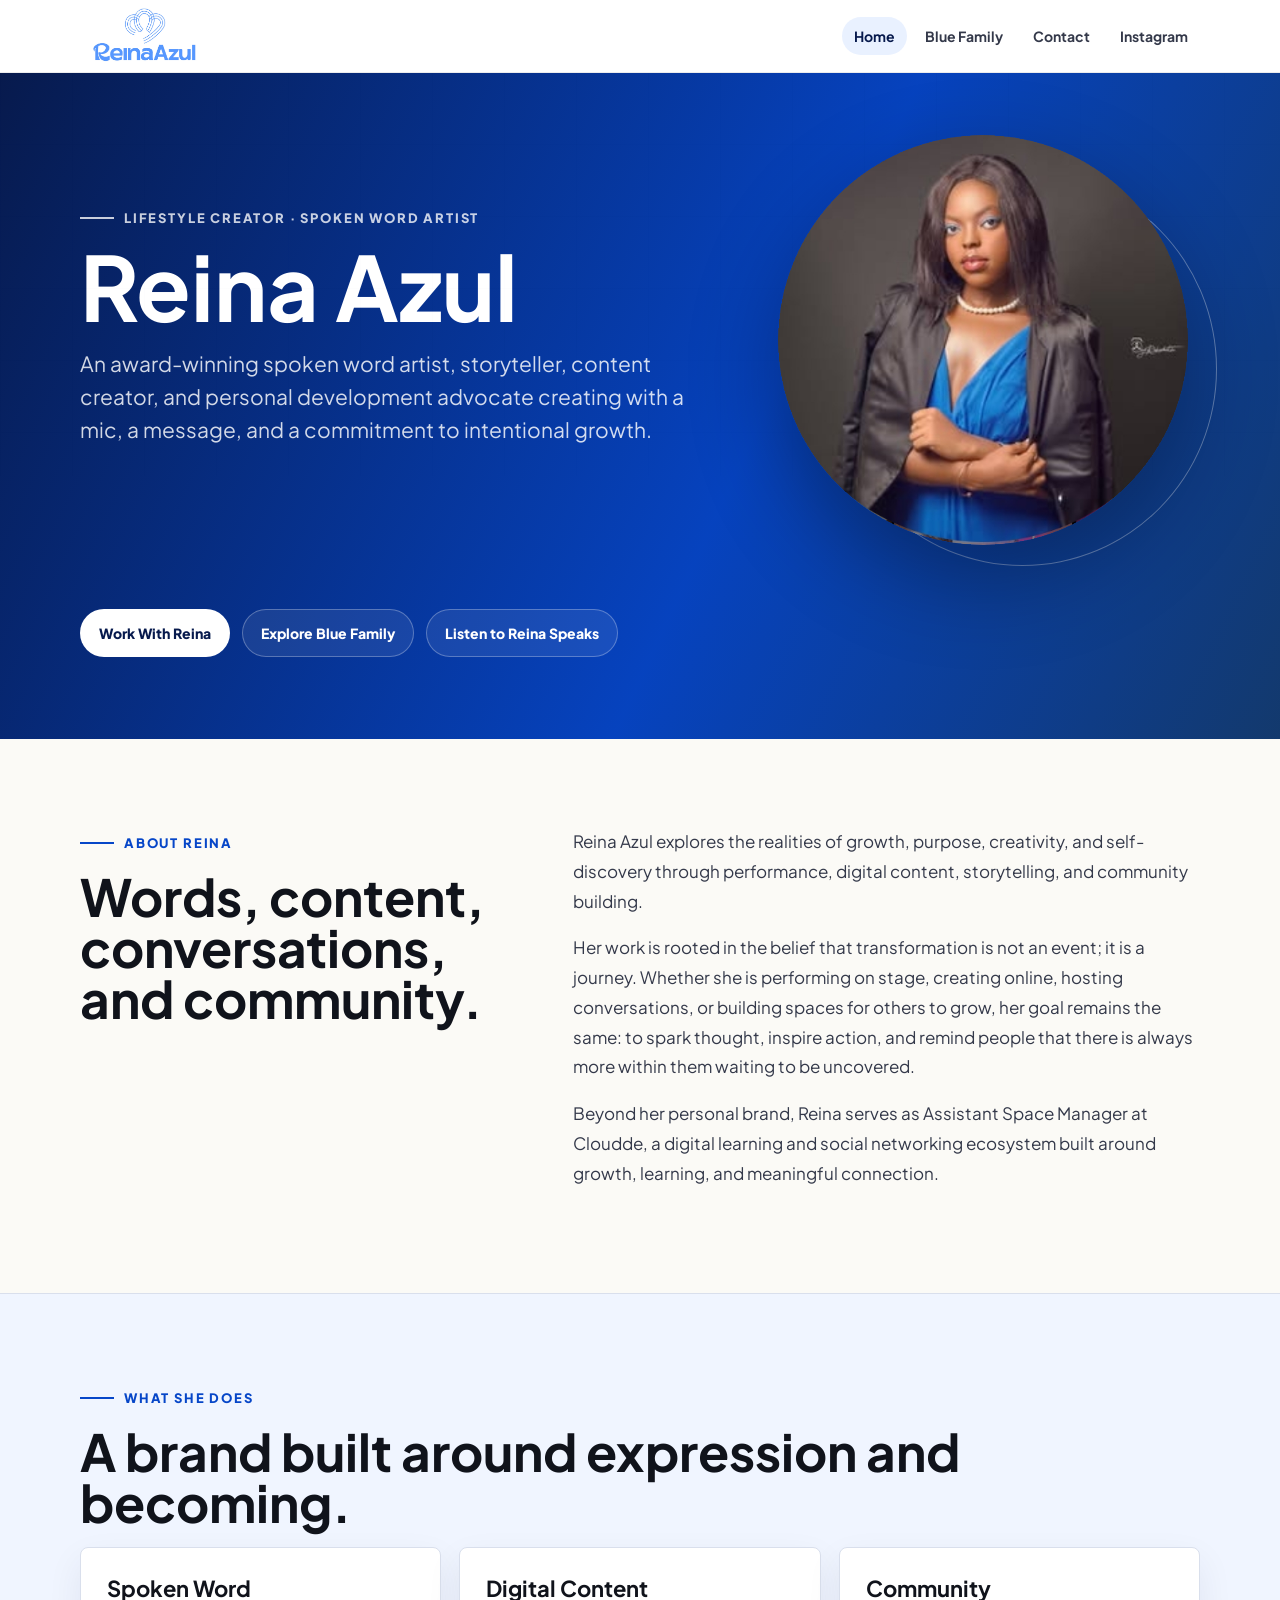
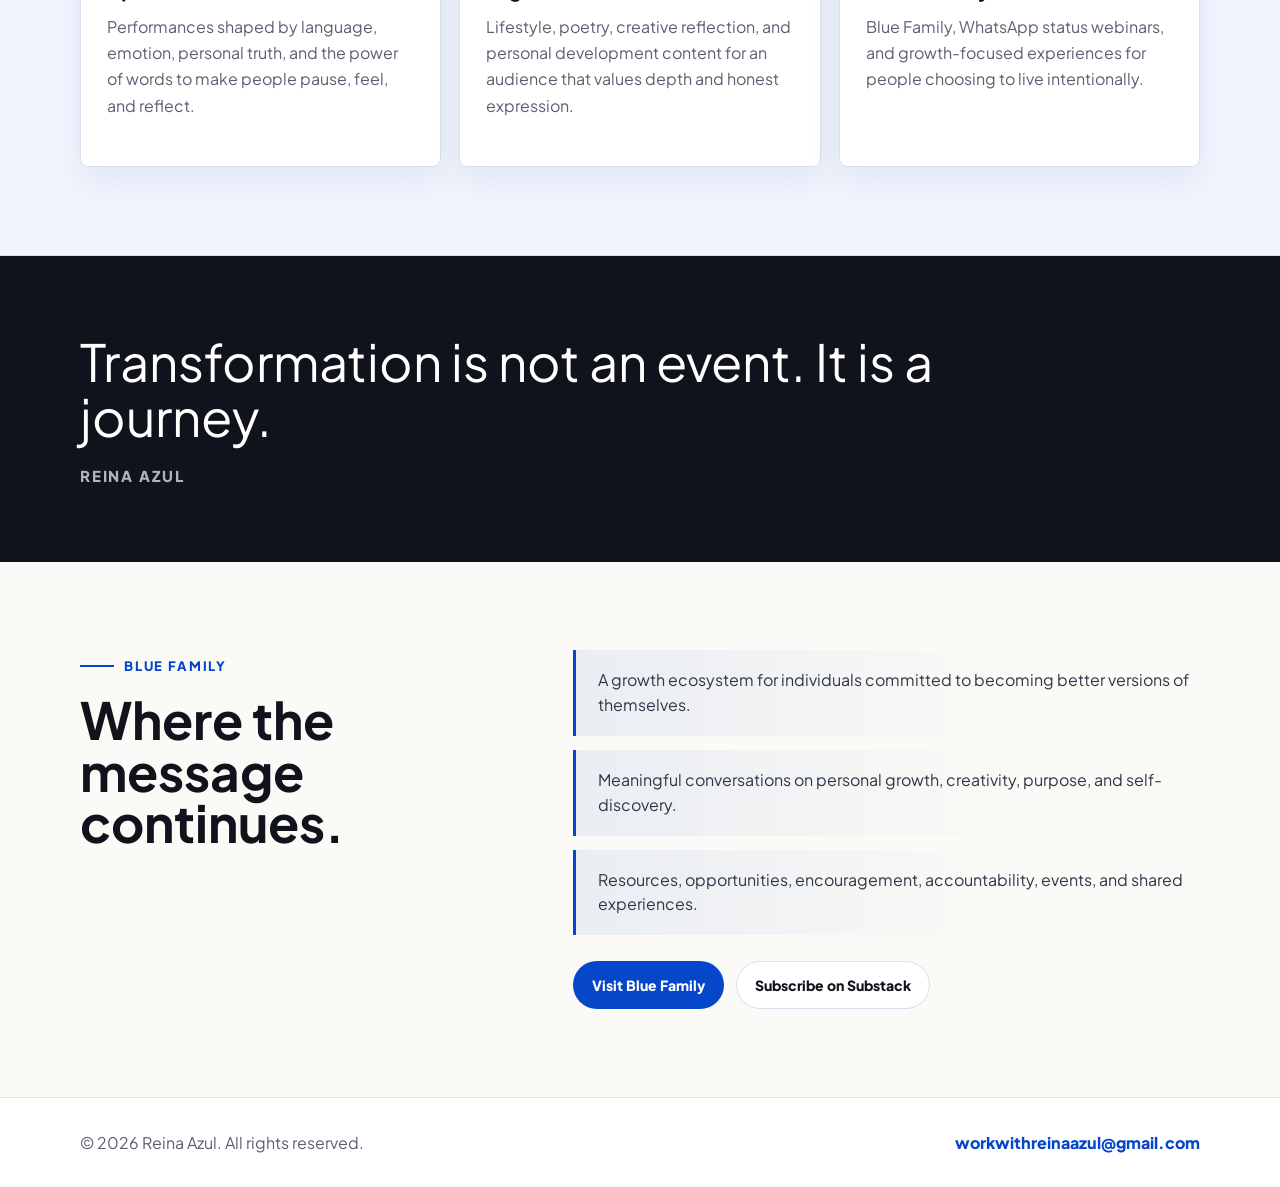
<file: index.html>
<!doctype html>
<html lang="en">
  <head>
    <meta charset="utf-8">
    <meta name="viewport" content="width=device-width, initial-scale=1">
    <meta name="description" content="Reina Azul is an award-winning spoken word artist, storyteller, content creator, and founder of Blue Family.">
    <title>Reina Azul | Spoken Word Artist & Creator</title>
    <link rel="stylesheet" href="styles.css">
    <link href="https://fonts.googleapis.com/css2?family=Plus+Jakarta+Sans:wght@400;600;700;800&display=swap" rel="stylesheet">
    <link rel="icon" type="image/x-icon" href="assets/Favicon.jpg">
  <link rel="apple-touch-icon" href="assets/Favicon.jpg">
  </head>
  <body>
<header class="site-header">
  <nav class="nav" aria-label="Main navigation">
        <a class="brand" href="index.html" aria-label="Reina Azul home">
          <img src="assets/Reina Logo.PNG" alt="Reina Azul Logo" class="brand-mark">
        </a>
    
    <button class="hamburger-menu" aria-label="Toggle navigation" aria-expanded="false">
      <span class="bar"></span>
      <span class="bar"></span>
      <span class="bar"></span>
    </button>

    <div class="nav-links">
      <a class="active" href="./">Home</a>
      <a href="/community">Blue Family</a>
      <a href="/contact">Contact</a>
      <a href="https://www.instagram.com/_reinaazul/" target="_blank" rel="noreferrer">Instagram</a>
    </div>
  </nav>
</header>

    <main>
<section class="hero">
  <div class="wrap hero-grid">
    
    <div class="hero-text-block">
      <p class="eyebrow">Lifestyle Creator · Spoken Word Artist</p>
      <h1>Reina Azul</h1>
      <p class="lead">An award-winning spoken word artist, storyteller, content creator, and personal development advocate creating with a mic, a message, and a commitment to intentional growth.</p>
    </div>

    <div class="portrait-shell">
      <div class="portrait-container">
        <img class="portrait" src="assets/reina-azul-profile.png" alt="Reina Azul">
      </div>
    </div>

    <div class="hero-actions">
      <a class="button primary" href="contact.html">Work With Reina</a>
      <a class="button secondary" href="community.html">Explore Blue Family</a>
      <a class="button secondary" href="https://open.spotify.com/show/22lv5XPXW0oE5tBdYrOItC" target="_blank" rel="noreferrer">Listen to Reina Speaks</a>
    </div>

  </div>
</section>

      <section class="section">
        <div class="wrap split">
          <div>
            <p class="eyebrow dark">About Reina</p>
            <h2>Words, content, conversations, and community.</h2>
          </div>
          <div class="body-copy">
            <p>Reina Azul explores the realities of growth, purpose, creativity, and self-discovery through performance, digital content, storytelling, and community building.</p>
            <p>Her work is rooted in the belief that transformation is not an event; it is a journey. Whether she is performing on stage, creating online, hosting conversations, or building spaces for others to grow, her goal remains the same: to spark thought, inspire action, and remind people that there is always more within them waiting to be uncovered.</p>
            <p>Beyond her personal brand, Reina serves as Assistant Space Manager at Cloudde, a digital learning and social networking ecosystem built around growth, learning, and meaningful connection.</p>
          </div>
        </div>
      </section>

      <section class="section band">
        <div class="wrap">
          <p class="eyebrow dark">What She Does</p>
          <h2>A brand built around expression and becoming.</h2>
          <div class="cards">
            <article class="card">
              <h3>Spoken Word</h3>
              <p>Performances shaped by language, emotion, personal truth, and the power of words to make people pause, feel, and reflect.</p>
            </article>
            <article class="card">
              <h3>Digital Content</h3>
              <p>Lifestyle, poetry, creative reflection, and personal development content for an audience that values depth and honest expression.</p>
            </article>
            <article class="card">
              <h3>Community</h3>
              <p>Blue Family, WhatsApp status webinars, and growth-focused experiences for people choosing to live intentionally.</p>
            </article>
          </div>
        </div>
      </section>

      <section class="quote-band">
        <div class="wrap">
          <blockquote class="quote">Transformation is not an event. It is a journey.
            <cite>Reina Azul</cite>
          </blockquote>
        </div>
      </section>

      <section class="section">
        <div class="wrap split">
          <div>
            <p class="eyebrow dark">Blue Family</p>
            <h2>Where the message continues.</h2>
          </div>
          <div>
            <ul class="feature-list">
              <li>A growth ecosystem for individuals committed to becoming better versions of themselves.</li>
              <li>Meaningful conversations on personal growth, creativity, purpose, and self-discovery.</li>
              <li>Resources, opportunities, encouragement, accountability, events, and shared experiences.</li>
            </ul>
            <div class="actions" style="margin-top: 26px;">
              <a class="button blue" href="community.html">Visit Blue Family</a>
              <a class="button outline" href="https://oyedokunm.substack.com/subscribe" target="_blank" rel="noreferrer">Subscribe on Substack</a>
            </div>
          </div>
        </div>
      </section>
    </main>

    <footer class="footer">
      <div class="wrap footer-inner">
        <span>© 2026 Reina Azul. All rights reserved.</span>
        <a href="mailto:workwithreinaazul@gmail.com?subject=Inquiry%20from%20Website">workwithreinaazul@gmail.com</a>
      </div>
    </footer>
    <script>
const mobileBtn = document.querySelector('.hamburger-menu');
const navigationPanel = document.querySelector('.nav-links');

mobileBtn.addEventListener('click', () => {
  navigationPanel.classList.toggle('open');
  mobileBtn.classList.toggle('active');
});
    </script>
  </body>
</html>
</file>
<file: styles.css>
:root {
  --ink: #10131b;
  --muted: #5a6072;
  --blue: #0646c8;
  --blue-deep: #071a4d;
  --blue-soft: #e9f1ff;
  --cyan: #48c7ff;
  --ivory: #fbfaf6;
  --line: #d9dfec;
  --green: #0f7b55;
  --shadow: 0 24px 70px rgba(7, 26, 77, .16);
  color-scheme: light;
}

* {
  box-sizing: border-box;
}

html {
  scroll-behavior: smooth;
}

body {
  margin: 0;
  font-family: 'Plus Jakarta Sans', ui-sans-serif, system-ui, sans-serif;
  color: var(--ink);
  background: var(--ivory);
}

body::before {
  content: "";
  position: fixed;
  inset: 0;
  pointer-events: none;
  background:
    linear-gradient(90deg, rgba(7, 26, 77, .045) 1px, transparent 1px),
    linear-gradient(180deg, rgba(7, 26, 77, .035) 1px, transparent 1px);
  background-size: 72px 72px;
  mask-image: linear-gradient(to bottom, rgba(0,0,0,.38), transparent 60%);
}

a {
  color: inherit;
  text-decoration: none;
}

img {
  display: block;
  max-width: 100%;
}

.site-header {
  position: sticky;
  top: 0;
  z-index: 20;
  border-bottom: 1px solid rgba(16, 19, 27, .08);
  background: #FFFFFF;
  backdrop-filter: blur(18px);
}

.nav {
  width: min(1120px, calc(100% - 40px));
  margin: 0 auto;
  min-height: 72px;
  display: flex;
  align-items: center;
  justify-content: space-between;
  gap: 22px;
}

.brand {
  display: flex;
  align-items: center;
  gap: 16px;     
  text-decoration: none;

}

.brand-mark {
  height: 60px; 
  width: auto;
  object-fit: contain;
  display: block;
}
.brand-marks{
  height: 40px; 
  width: auto;
  object-fit: contain;
  display: block;
  border-radius: 10px;
}
.logo-text {
  font-size: 1.4rem;
  margin-left: -16px;
  font-weight: 700;
  color: #1a1a1a;
}
.logo-texts{
  font-size: 1.1rem;
  font-weight: 700;
  color: #1a1a1a;
}

.nav-links {
  display: flex;
  align-items: center;
  gap: 6px;
}

.nav-links a {
  padding: 10px 12px;
  border-radius: 999px;
  color: #34394a;
  font-size: 14px;
  font-weight: 700;
}

.nav-links a:hover,
.nav-links a.active {
  background: var(--blue-soft);
  color: var(--blue-deep);
}

.section {
  padding: 88px 0;
}

.section.tight {
  padding: 58px 0;
}

.wrap {
  width: min(1120px, calc(100% - 40px));
  margin: 0 auto;
}

.hero {
  min-height: calc(82vh - 72px);
  display: grid;
  align-items: center;
  padding: 52px 0 72px;
  background:
    linear-gradient(115deg, rgba(7, 26, 77, .96) 0%, rgba(6, 70, 200, .92) 58%, rgba(72, 199, 255, .18) 100%),
    #071a4d;
  color: white;
}

.hero-grid {
  display: grid;
  grid-template-columns: minmax(0, 1.08fr) minmax(280px, .72fr);
  align-items: center;
  gap: 64px;
}

.eyebrow {
  display: inline-flex;
  align-items: center;
  gap: 10px;
  margin: 0 0 20px;
  color: rgba(255,255,255,.78);
  font-size: 13px;
  font-weight: 800;
  text-transform: uppercase;
  letter-spacing: .14em;
}

.eyebrow.dark {
  color: var(--blue);
}

.eyebrow::before {
  content: "";
  width: 34px;
  height: 2px;
  background: currentColor;
}

h1,
h2,
h3,
p {
  margin-top: 0;
}

h1 {
  max-width: 780px;
  margin-bottom: 22px;
  font-size: clamp(56px, 7vw, 104px);
  line-height: .9;
  letter-spacing: 0;
}

.lead {
  max-width: 650px;
  margin-bottom: 32px;
  color: rgba(255,255,255,.82);
  font-size: 21px;
  line-height: 1.55;
}

.lead.dark {
  color: #3e4557;
}

.hero-actions,
.actions {
  display: flex;
  flex-wrap: wrap;
  gap: 12px;
}

.button {
  display: inline-flex;
  min-height: 48px;
  align-items: center;
  justify-content: center;
  gap: 10px;
  padding: 0 18px;
  border: 1px solid transparent;
  border-radius: 999px;
  font-weight: 800;
  font-size: 14px;
  transition: transform .18s ease, background .18s ease, border-color .18s ease;
}

.button:hover {
  transform: translateY(-2px);
}

.button.primary {
  background: white;
  color: var(--blue-deep);
}

.button.secondary {
  border-color: rgba(255,255,255,.28);
  color: white;
  background: rgba(255,255,255,.08);
}

.button.blue {
  background: var(--blue);
  color: white;
}

.button.outline {
  border-color: var(--line);
  background: white;
  color: var(--ink);
}

.portrait-shell {
  position: relative;
  isolation: isolate;
}

.portrait-shell::before {
  content: "";
  position: absolute;
  inset: 9% -4% -5% 12%;
  border: 1px solid rgba(255,255,255,.34);
  border-radius: 50%;
  z-index: -1;
}

.portrait {
  width: min(410px, 100%);
  aspect-ratio: 1;
  object-fit: cover;
  object-position: center;
  border-radius: 50%;
  box-shadow: 0 34px 90px rgba(0, 0, 0, .32);
  background: transparent;
}

.stat-row {
  display: grid;
  grid-template-columns: repeat(3, 1fr);
  gap: 1px;
  margin-top: 22px;
  overflow: hidden;
  border-radius: 8px;
  background: rgba(255,255,255,.22);
}

.stat {
  padding: 18px;
  background: rgba(255,255,255,.11);
}

.stat strong {
  display: block;
  font-size: 24px;
}

.stat span {
  display: block;
  color: rgba(255,255,255,.72);
  font-size: 13px;
}

.split {
  display: grid;
  grid-template-columns: minmax(0, .82fr) minmax(0, 1.18fr);
  gap: 58px;
  align-items: start;
}

.section h2 {
  margin-bottom: 18px;
  font-size: clamp(32px, 4vw, 56px);
  line-height: 1;
  letter-spacing: 0;
}

.body-copy {
  color: #34394a;
  font-size: 17px;
  line-height: 1.75;
}

.feature-list {
  display: grid;
  gap: 14px;
  margin: 0;
  padding: 0;
  list-style: none;
}

.feature-list li {
  padding: 18px 0 18px 22px;
  border-left: 3px solid var(--blue);
  background: linear-gradient(90deg, rgba(6,70,200,.07), transparent 72%);
  color: #303648;
  font-size: 16px;
  line-height: 1.55;
}

.band {
  background: #f0f5ff;
  border-top: 1px solid var(--line);
  border-bottom: 1px solid var(--line);
}

.cards {
  display: grid;
  grid-template-columns: repeat(3, 1fr);
  gap: 18px;
}

.card {
  min-height: 220px;
  padding: 26px;
  border: 1px solid var(--line);
  border-radius: 8px;
  background: white;
  box-shadow: 0 14px 36px rgba(7, 26, 77, .07);
}

.card h3 {
  margin-bottom: 12px;
  font-size: 22px;
}

.card p {
  margin-bottom: 0;
  color: var(--muted);
  line-height: 1.65;
}

.quote-band {
  padding: 78px 0;
  background: var(--ink);
  color: white;
}

.quote {
  max-width: 930px;
  margin: 0;
  font-size: clamp(30px, 4vw, 58px);
  line-height: 1.08;
  letter-spacing: 0;
}

.quote cite {
  display: block;
  margin-top: 24px;
  color: rgba(255,255,255,.68);
  font-size: 15px;
  font-style: normal;
  font-weight: 800;
  text-transform: uppercase;
  letter-spacing: .12em;
}

.page-hero {
background-image: 
  linear-gradient(rgba(11, 19, 43, 0.85), rgba(11, 19, 43, 0.85)), 
  url('assets/Blue\ Family.jpg'); 
  background-position: center center;
  background-size: cover;
  background-repeat: no-repeat;
  padding: 120px 0; 
  color: #ffffff;}

.page-hero h1 {
  color: #ffffff;
  margin-top: 10px;
}

.page-hero .lead {
color: rgba(255, 255, 255, 0.9);
max-width: 650px;
}

.podcast-panel {
  display: grid;
  grid-template-columns: 320px minmax(0, 1fr);
  gap: 48px;
  align-items: center;
  padding: 42px;
  border-radius: 8px;
  background: #121827;
  color: white;
}

.podcast-cover {
  aspect-ratio: 1;
  display: grid;
  align-content: end;
  padding: 24px;
  border-radius: 8px;
  background:
    linear-gradient(180deg, rgba(4, 14, 38, .08), rgba(4, 14, 38, .72)),
    linear-gradient(135deg, #0646c8, #0c2466), cover;
  overflow: hidden;
  width:100%;
}

.podcast-cover span {
  display: block;
  max-width: 210px;
  font-size: 40px;
  line-height: .95;
  font-weight: 800;
}

.podcast-links,
.social-grid {
  display: flex;
  flex-wrap: wrap;
  gap: 10px;
  margin-top: 24px;
}

.pill {
  display: inline-flex;
  min-height: 44px;
  align-items: center;
  justify-content: center;
  padding: 0 15px;
  border-radius: 999px;
  background: rgba(255,255,255,.1);
  color: white;
  font-weight: 800;
  font-size: 14px;
}

.pill.light {
  background: white;
  color: var(--ink);
  border: 1px solid var(--line);
}

.rss-note {
  margin-top: 14px;
  color: rgba(255,255,255,.65);
  font-size: 14px;
  line-height: 1.5;
}

.contact-grid {
  display: grid;
  grid-template-columns: minmax(0, 1fr) minmax(300px, .74fr);
  gap: 34px;
  align-items: start;
}

.contact-panel {
  padding: 34px;
  border-radius: 8px;
  background: white;
  border: 1px solid var(--line);
  box-shadow: var(--shadow);
}

.contact-panel h2 {
  font-size: 34px;
}

.contact-list {
  display: grid;
  gap: 12px;
  margin: 24px 0 0;
  padding: 0;
  list-style: none;
}

.contact-list li {
  padding-bottom: 12px;
  border-bottom: 1px solid var(--line);
  color: #34394a;
}

.footer {
  padding: 34px 0;
  border-top: 1px solid var(--line);
  color: var(--muted);
  background: white;
}

.footer-inner {
  display: flex;
  justify-content: space-between;
  gap: 20px;
  align-items: center;
  flex-wrap: wrap;
}

.footer a {
  font-weight: 800;
  color: var(--blue);
}

@media (max-width: 860px) {
  .nav {
    min-height: auto;
    padding: 14px 0;
    align-items: flex-start;
    flex-direction: column;
  }

  .nav-links {
    width: 100%;
    overflow-x: auto;
    padding-bottom: 2px;
  }

  .hero {
    min-height: auto;
  }

  .hero-grid,
  .split,
  .podcast-panel,
  .contact-grid {
    grid-template-columns: 1fr;
  }

  .hero-grid {
    gap: 42px;
  }

  .portrait {
    width: min(360px, 100%);
  }

  .cards {
    grid-template-columns: 1fr;
  }

  .podcast-panel {
    padding: 24px;
  }

  .podcast-cover {
    max-width: 320px;
  }
}

@media (max-width: 560px) {
  .wrap,
  .nav {
    width: min(100% - 28px, 1120px);
  }

  .section {
    padding: 64px 0;
  }

  h1 {
    font-size: 58px;
  }

  .lead {
    font-size: 18px;
  }

  .hero-actions,
  .actions {
    display: grid;
  }

  .button,
  .pill {
    width: 100%;
  }

  .stat-row {
    grid-template-columns: 1fr;
  }
}
.ip {
  display: inline-flex;
  align-items: center;
  gap: 14px;
}
.ic{
  margin-right: 6px;
}

.page-heros {
  background-color: #072469; 
  background-image: none;
  padding: 80px 0; 
  color: #ffffff;
}
.page-hero .wrap {
  max-width: 1200px;
  margin: 0 auto;
  padding: 0 20px;
}
.hamburger-menu {
  display: none;
  background: none;
  border: none;
  cursor: pointer;
  flex-direction: column;
  gap: 5px;
  padding: 5px;
  z-index: 100;
}

.hamburger-menu .bar {
  width: 24px;
  height: 2px;
  background-color:#0646c8; 
  transition: transform 0.3s ease, opacity 0.3s ease;
}

@media (max-width: 768px) {
  .site-header {
    position: relative;
    z-index: 1000;
    background-color: #ffffff;
  }

  .nav {
    display: flex;
    flex-direction: row;
    justify-content: space-between;
    align-items: center;
    width: 100%;
    padding: 15px 20px;
    box-sizing: border-box;
  }
  .hamburger-menu {
    display: flex;
    position: relative;
    z-index: 1001;
  }

  .nav-links {
    display: flex;
    flex-direction: column;
    align-items: stretch;
    gap: 8px;

    position: fixed;
    top: 0;
    right: -100%;
    width: 260px;
    height: 100vh;
    background-color: var(--ivory);
    padding: 100px 20px 40px;
    border-left: 1px solid var(--line);
    box-shadow: -12px 0 40px rgba(7, 26, 77, .12);
    box-sizing: border-box;

    transition: right 0.3s ease-in-out;
    z-index: 999;
  }

  .nav-links.open {
    right: 0 !important;
  }

  .nav-links a {
    padding: 14px 16px;
    border-radius: 10px;
    font-size: 16px;
    text-align: left;
    color: var(--ink);
  }

  .nav-links a.active,
  .nav-links a:hover {
    background: var(--blue-soft);
    color: var(--blue-deep);
  }
  html, body {
    overflow-x: hidden;
    width: 100%;
    margin: 0;
    padding: 0;
  }

  .hero, .page-hero {
    padding: 120px 20px 60px !important;
    box-sizing: border-box;
    width: 100% !important;
    max-width: 100% !important;
    display: block;
  }

  .hero-grid {
    display: flex !important;
    flex-direction: column !important; 
    align-items: center !important;
    text-align: center !important;
    gap: 24px !important;
    width: 100% !important;
    max-width: 100% !important;
    margin: 0 auto !important;
    padding: 0 !important;
  }

  .hero-grid > div:first-child {
    order: 1 !important;
    width: 100%;
  }
  .hero-grid .eyebrow {
    justify-content: center;
    margin: 0 auto 12px;
  }

  .hero-grid h1 {
    font-size: 36px;
    line-height: 1.2;
    margin: 0 0 12px;
  }

  .hero-grid .lead {
    font-size: 16px;
    line-height: 1.5;
    margin: 0 auto;
    max-width: 100%;
  }

  .portrait-shell,
  .hero-grid > div:last-child {
    order: 2 !important;
    display: flex !important;
    flex-direction: column !important;
    align-items: center !important;
    width: 100% !important;
    margin: 15px auto 0 !important;
  }

  .portrait {
    width: 280px;  
    height: 280px;
    border-radius: 50%;
    object-fit: cover;
  }

  .stat-row {
    display: flex !important;
    flex-direction: row !important; 
    justify-content: space-around !important;
    width: 100%;
    max-width: 300px;
    margin: -30px auto 0 !important; 
    padding: 16px;
    box-sizing: border-box;
    position: relative;
    z-index: 5;
  }
  .hero-actions {
    order: 3 !important; 
    display: flex !important;
    flex-direction: column !important;
    gap: 12px !important;
    width: 100% !important;
    max-width: 320px !important;
    margin: 30px auto 0 !important;
  }
}
</file>
